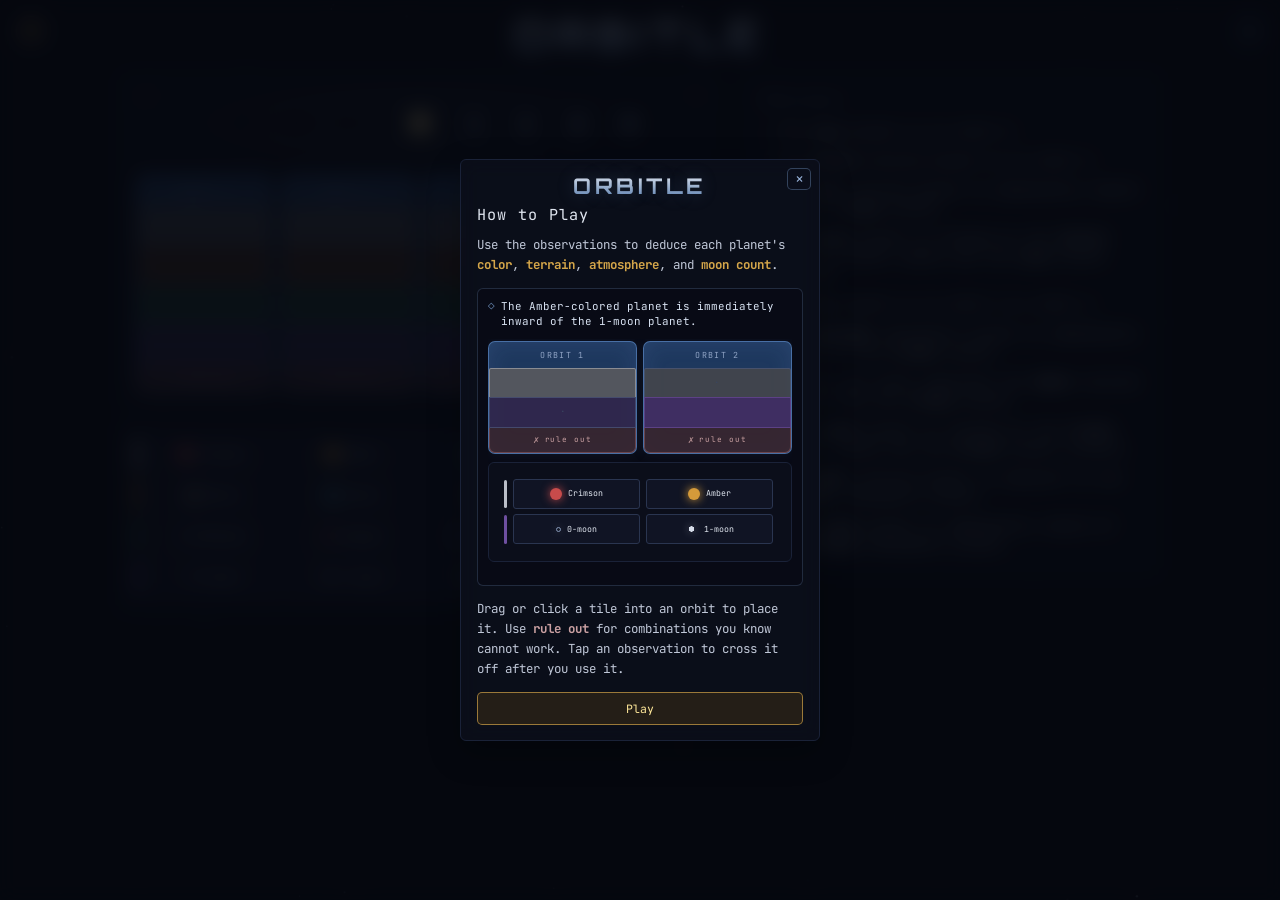
<file: index.html>
<!DOCTYPE html>
<html lang="en">
<head>
<!-- Google tag (gtag.js) -->
<script async src="https://www.googletagmanager.com/gtag/js?id=G-MZGWZDDHFG"></script>
<script>
  window.dataLayer = window.dataLayer || [];
  function gtag(){dataLayer.push(arguments);}
  gtag('js', new Date());

  gtag('config', 'G-MZGWZDDHFG');
</script>
  <meta charset="UTF-8" />
  <meta name="viewport" content="width=device-width, initial-scale=1, user-scalable=no" />
  <title>Orbitle</title>
  <meta name="description" content="Play Orbitle, a space-themed logic puzzle game where you use observations to deduce each planet's orbit, color, type, atmosphere, and moon count." />
  <meta name="keywords" content="Orbitle, logic puzzle, deduction game, space puzzle, planet puzzle, browser game" />
  <meta name="author" content="Orbitle" />
  <meta name="robots" content="index, follow" />
  <link rel="canonical" href="https://orbitle.app/" />
  <meta name="theme-color" content="#06080f" />

  <meta property="og:type" content="website" />
  <meta property="og:url" content="https://orbitle.app/" />
  <meta property="og:title" content="Orbitle - A game of celestial deduction" />
  <meta property="og:description" content="Use clues to chart a hidden star system in this space-themed logic puzzle." />
  <meta property="og:site_name" content="Orbitle" />

  <meta name="twitter:card" content="summary" />
  <meta name="twitter:title" content="Orbitle - A game of celestial deduction" />
  <meta name="twitter:description" content="Use clues to chart a hidden star system in this space-themed logic puzzle." />

  <link rel="icon" href="data:image/svg+xml,%3Csvg xmlns='http://www.w3.org/2000/svg' viewBox='0 0 64 64'%3E%3Crect width='64' height='64' rx='12' fill='%2306080f'/%3E%3Ccircle cx='32' cy='32' r='8' fill='none' stroke='%23c84b4b' stroke-width='4'/%3E%3Ccircle cx='32' cy='32' r='15' fill='none' stroke='%23d49a3a' stroke-width='4'/%3E%3Ccircle cx='32' cy='32' r='22' fill='none' stroke='%233aa89a' stroke-width='4'/%3E%3Ccircle cx='32' cy='32' r='29' fill='none' stroke='%239a6bb8' stroke-width='4'/%3E%3C/svg%3E" />
  <link rel="stylesheet" href="orbitle.css" />
  <script type="application/ld+json">
    {
      "@context": "https://schema.org",
      "@type": "Game",
      "name": "Orbitle",
      "url": "https://orbitle.app/",
      "description": "A space-themed logic puzzle game where players use observations to deduce each planet's orbit, color, type, atmosphere, and moon count.",
      "genre": ["Logic puzzle", "Deduction game"],
      "applicationCategory": "Game",
      "operatingSystem": "Any",
      "inLanguage": "en"
    }
  </script>
</head>
<body>
  <canvas id="starfield" style="position:fixed;inset:0;z-index:0;pointer-events:none;"></canvas>
  <div id="app"></div>
  <div id="drag-ghost" class="orbit-tile drag-ghost" style="display:none;position:fixed;pointer-events:none;z-index:100;transform:translate(-50%,-50%);"></div>
  <script src="orbitle.js"></script>
</body>
</html>
</file>
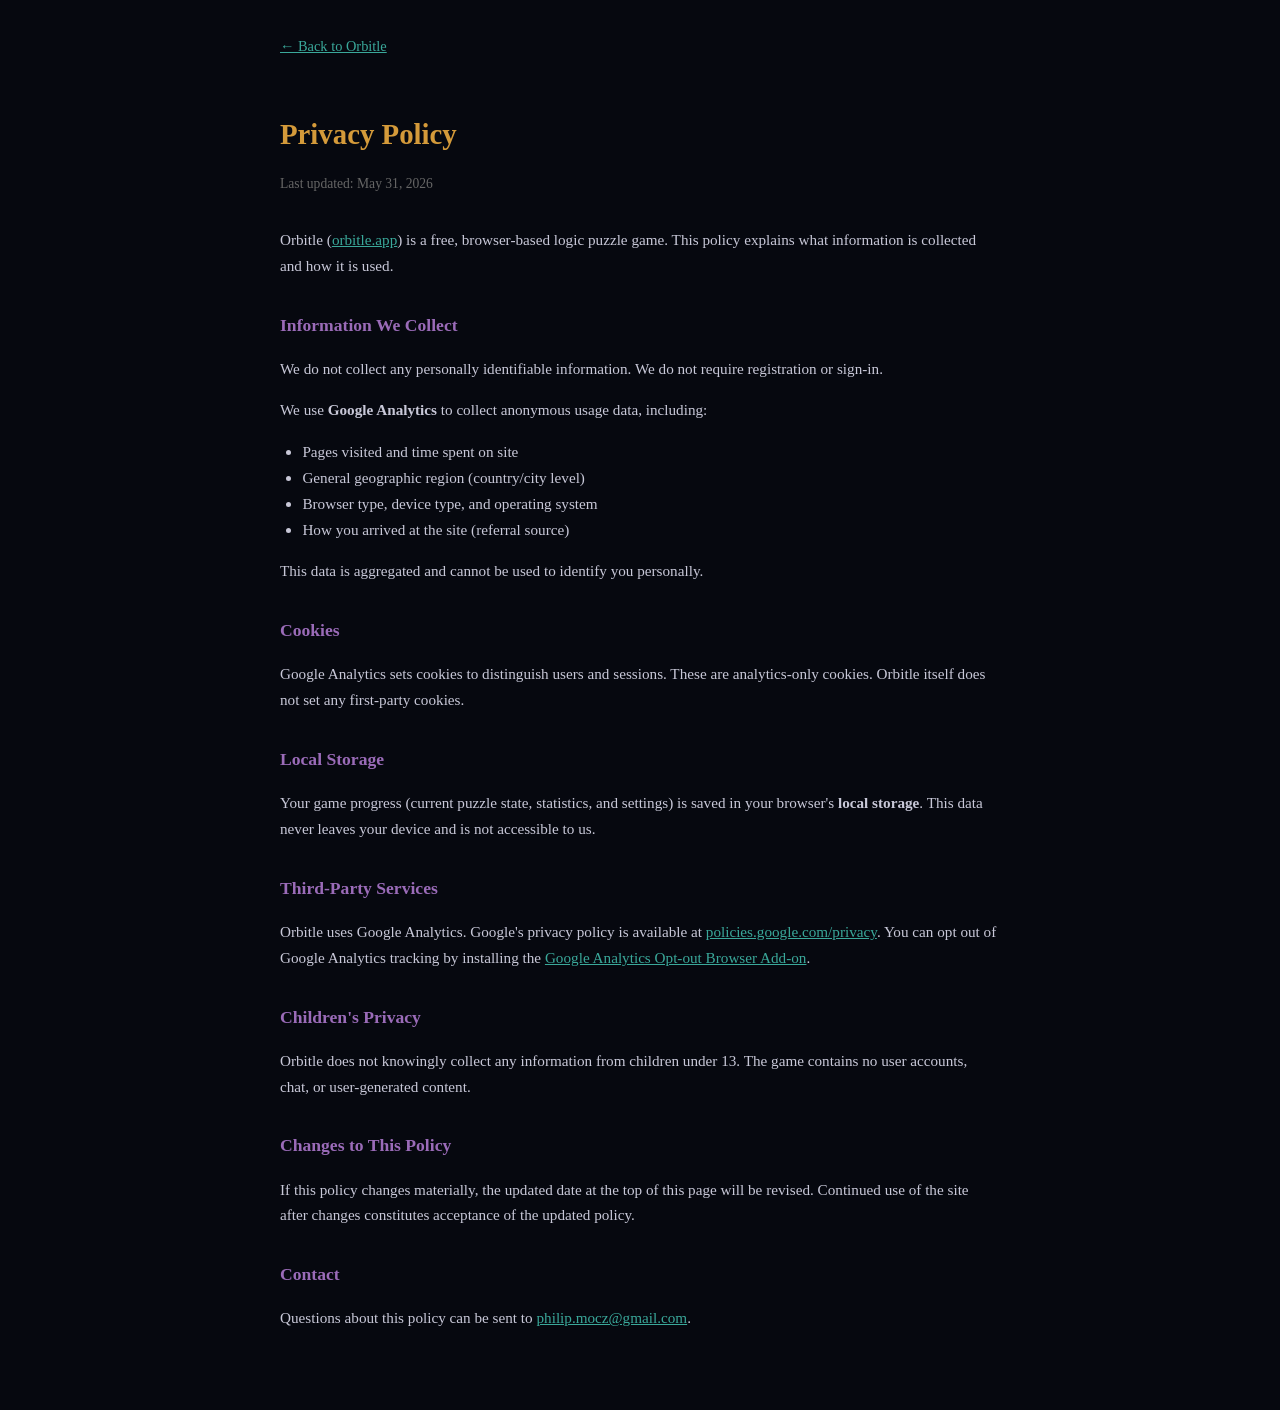
<file: privacy.html>
<!DOCTYPE html>
<html lang="en">
<head>
  <meta charset="UTF-8" />
  <meta name="viewport" content="width=device-width, initial-scale=1" />
  <title>Privacy Policy – Orbitle</title>
  <meta name="robots" content="index, follow" />
  <link rel="canonical" href="https://orbitle.app/privacy.html" />
  <link rel="icon" href="data:image/svg+xml,%3Csvg xmlns='http://www.w3.org/2000/svg' viewBox='0 0 64 64'%3E%3Crect width='64' height='64' rx='12' fill='%2306080f'/%3E%3Ccircle cx='32' cy='32' r='8' fill='none' stroke='%23c84b4b' stroke-width='4'/%3E%3Ccircle cx='32' cy='32' r='15' fill='none' stroke='%23d49a3a' stroke-width='4'/%3E%3Ccircle cx='32' cy='32' r='22' fill='none' stroke='%233aa89a' stroke-width='4'/%3E%3Ccircle cx='32' cy='32' r='29' fill='none' stroke='%239a6bb8' stroke-width='4'/%3E%3C/svg%3E" />
  <style>
    body {
      background: #06080f;
      color: #c8c8d8;
      font-family: Georgia, serif;
      max-width: 720px;
      margin: 0 auto;
      padding: 2rem 1.5rem 4rem;
      line-height: 1.7;
    }
    h1 { color: #d49a3a; font-size: 1.8rem; margin-bottom: 0.25rem; }
    h2 { color: #9a6bb8; font-size: 1.1rem; margin-top: 2rem; }
    a { color: #3aa89a; }
    p, li { font-size: 0.95rem; }
    ul { padding-left: 1.4rem; }
    .back { display: inline-block; margin-bottom: 2rem; font-size: 0.9rem; }
    .updated { color: #666; font-size: 0.85rem; margin-bottom: 2rem; }
  </style>
</head>
<body>
  <a class="back" href="/">&#8592; Back to Orbitle</a>
  <h1>Privacy Policy</h1>
  <p class="updated">Last updated: May 31, 2026</p>

  <p>
    Orbitle (<a href="https://orbitle.app/">orbitle.app</a>) is a free, browser-based logic puzzle game.
    This policy explains what information is collected and how it is used.
  </p>

  <h2>Information We Collect</h2>
  <p>We do not collect any personally identifiable information. We do not require registration or sign-in.</p>
  <p>We use <strong>Google Analytics</strong> to collect anonymous usage data, including:</p>
  <ul>
    <li>Pages visited and time spent on site</li>
    <li>General geographic region (country/city level)</li>
    <li>Browser type, device type, and operating system</li>
    <li>How you arrived at the site (referral source)</li>
  </ul>
  <p>This data is aggregated and cannot be used to identify you personally.</p>

  <h2>Cookies</h2>
  <p>
    Google Analytics sets cookies to distinguish users and sessions. These are analytics-only cookies.
    Orbitle itself does not set any first-party cookies.
  </p>

  <h2>Local Storage</h2>
  <p>
    Your game progress (current puzzle state, statistics, and settings) is saved in your browser's
    <strong>local storage</strong>. This data never leaves your device and is not accessible to us.
  </p>

  <h2>Third-Party Services</h2>
  <p>
    Orbitle uses Google Analytics. Google's privacy policy is available at
    <a href="https://policies.google.com/privacy" target="_blank" rel="noopener">policies.google.com/privacy</a>.
    You can opt out of Google Analytics tracking by installing the
    <a href="https://tools.google.com/dlpage/gaoptout" target="_blank" rel="noopener">Google Analytics Opt-out Browser Add-on</a>.
  </p>

  <h2>Children's Privacy</h2>
  <p>
    Orbitle does not knowingly collect any information from children under 13. The game contains no
    user accounts, chat, or user-generated content.
  </p>

  <h2>Changes to This Policy</h2>
  <p>
    If this policy changes materially, the updated date at the top of this page will be revised.
    Continued use of the site after changes constitutes acceptance of the updated policy.
  </p>

  <h2>Contact</h2>
  <p>
    Questions about this policy can be sent to
    <a href="mailto:philip.mocz@gmail.com">philip.mocz@gmail.com</a>.
  </p>
</body>
</html>
</file>
<file: orbitle.css>
@import url('https://fonts.googleapis.com/css2?family=Cormorant+Garamond:ital,wght@0,400;0,500;0,600;1,400;1,500&family=JetBrains+Mono:wght@300;400;500;700&family=Orbitron:wght@500;600;700&display=swap');

* { box-sizing: border-box; margin: 0; padding: 0; }

html {
  font-size: 100%;
  --cat-color: rgba(230, 235, 245, 0.8);
  --cat-planet: rgba(214, 142, 58, 0.85);
  --cat-atmosphere: rgba(70, 150, 108, 0.85);
  --cat-moons: rgba(128, 92, 184, 0.85);
}

body, html {
  background: #06080f;
  color: #e0e6f0;
  font-family: 'JetBrains Mono', monospace;
  min-height: 100vh;
  overflow-x: hidden;
  user-select: none;
  padding-top: env(safe-area-inset-top);
  padding-bottom: env(safe-area-inset-bottom);
}

body.orbit-modal-open,
html:has(body.orbit-modal-open) {
  overflow: hidden;
}

.orbit-root {
  position: relative;
  z-index: 1;
  min-height: 100vh;
  padding: 1rem 1rem 2.5rem;
  display: flex;
  flex-direction: column;
  align-items: center;
}

/* ── Header ── */
.orbit-header {
  text-align: center;
  margin-bottom: 1rem;
}

.orbit-title {
  font-family: 'Orbitron', 'JetBrains Mono', monospace;
  font-size: clamp(1.65rem, 4.6vw, 2.55rem);
  font-weight: 700;
  font-style: normal;
  letter-spacing: 0.16em;
  line-height: 1;
  text-transform: uppercase;
  background: linear-gradient(180deg, #e0e6f0 0%, #6b8cb8 100%);
  -webkit-background-clip: text;
  -webkit-text-fill-color: transparent;
  background-clip: text;
  text-shadow: 0 0 18px rgba(107, 140, 184, 0.28);
}

.orbit-subtitle {
  font-size: 0.6rem;
  letter-spacing: 0.4em;
  text-transform: uppercase;
  color: #8fa3c4;
  font-weight: 300;
  margin-top: 0.4rem;
}

.orbit-divider {
  width: 50px;
  height: 1px;
  background: linear-gradient(90deg, transparent, #6b8cb8, transparent);
  margin: 0.55rem auto 0.45rem;
}

/* ── Top Popups ── */
.orbit-top-buttons {
  position: absolute;
  top: 1rem;
  z-index: 20;
  display: flex;
  gap: 0.45rem;
}

.orbit-top-buttons.left { left: 1rem; }
.orbit-top-buttons.right { right: 1rem; }

.orbit-top-button {
  width: 30px;
  height: 30px;
  border: 1px solid rgba(107, 140, 184, 0.5);
  border-radius: 50%;
  background: rgba(12, 16, 28, 0.82);
  color: #9cb8df;
  font-size: 0.9rem;
  line-height: 1;
  cursor: pointer;
  font-family: 'JetBrains Mono', monospace;
  font-weight: 700;
  backdrop-filter: blur(8px);
  box-shadow: 0 0 14px rgba(74, 118, 180, 0.14);
  transition: all 0.15s ease;
}

.orbit-top-button:hover,
.orbit-top-button.active {
  border-color: rgba(212, 166, 74, 0.7);
  color: #ffe89a;
  background: rgba(42, 34, 24, 0.88);
}

.orbit-modal {
  position: fixed;
  inset: 0;
  z-index: 30;
  display: flex;
  align-items: center;
  justify-content: center;
  padding: 1.25rem;
  background: rgba(6, 8, 15, 0.82);
  backdrop-filter: blur(10px);
}

.orbit-modal-card {
  position: relative;
  max-height: calc(100vh - 2.5rem);
  overflow: auto;
}

.orbit-popup {
  width: min(360px, calc(100vw - 2rem));
  padding: 0.9rem 1rem;
  border: 1px solid #1a2238;
  border-radius: 6px;
  background: rgba(12, 16, 28, 0.85);
  backdrop-filter: blur(10px);
  box-shadow: 0 12px 32px rgba(0, 0, 0, 0.28);
  font-size: 0.78rem;
  line-height: 1.6;
  color: #c0c8d8;
}

.orbit-popup-close {
  position: absolute;
  top: 0.45rem;
  right: 0.5rem;
  width: 24px;
  height: 22px;
  border: 1px solid rgba(107, 140, 184, 0.42);
  border-radius: 5px;
  background: rgba(12, 16, 28, 0.72);
  color: #9cb8df;
  cursor: pointer;
  font-family: 'JetBrains Mono', monospace;
  font-size: 0.95rem;
  line-height: 1;
}

.orbit-popup-close:hover {
  border-color: rgba(212, 166, 74, 0.68);
  color: #ffe89a;
  background: rgba(42, 34, 24, 0.82);
}

.orbit-help-content strong { color: #d4a64a; }

.orbit-help-content .orbit-help-ruleout-text {
  color: #c9a0a2;
}

.orbit-help-brand {
  font-family: 'Orbitron', 'JetBrains Mono', monospace;
  font-size: 1.35rem;
  font-weight: 700;
  letter-spacing: 0.16em;
  line-height: 1;
  text-transform: uppercase;
  text-align: center;
  background: linear-gradient(180deg, #e0e6f0 0%, #6b8cb8 100%);
  -webkit-background-clip: text;
  -webkit-text-fill-color: transparent;
  background-clip: text;
  text-shadow: 0 0 18px rgba(107, 140, 184, 0.28);
  margin-bottom: 0.45rem;
}

.orbit-help-title {
  color: #e0e6f0;
  font-size: 0.95rem;
  letter-spacing: 0.08em;
  margin-bottom: 0.45rem;
}

.orbit-help-copy {
  color: #c0c8d8;
}

.orbit-help-start {
  width: 100%;
  margin-top: 0.85rem;
  padding: 0.5rem 0.7rem;
  border: 1px solid rgba(212, 166, 74, 0.68);
  border-radius: 5px;
  background: rgba(42, 34, 24, 0.84);
  color: #ffe89a;
  cursor: pointer;
  font-family: 'JetBrains Mono', monospace;
  font-size: 0.72rem;
}

.orbit-help-start:hover {
  background: rgba(58, 45, 25, 0.92);
  box-shadow: 0 0 14px rgba(212, 166, 74, 0.14);
}

.orbit-help-graphic {
  margin: 0.8rem 0;
  padding: 0.65rem;
  border: 1px solid rgba(107, 140, 184, 0.25);
  border-radius: 6px;
  background: rgba(6, 8, 15, 0.35);
}

.orbit-help-clue {
  padding-left: 0.8rem;
  color: #d8e2f2;
  font-size: 0.68rem;
  line-height: 1.35;
  position: relative;
}

.orbit-help-clue::before {
  content: "◇";
  position: absolute;
  left: 0;
  color: #6b8cb8;
}

.orbit-help-demo {
  position: relative;
  display: grid;
  gap: 0.45rem;
  margin-top: 0.65rem;
  overflow: hidden;
  padding-top: 0.15rem;
}

.orbit-help-demo .orbit-columns {
  grid-template-columns: repeat(2, minmax(0, 1fr));
  gap: 0.4rem;
}

.orbit-help-demo .orbit-column {
  padding: 0.35rem;
  border-radius: 7px;
  cursor: default;
}

.orbit-help-demo .orbit-header-cell {
  padding: 0.1rem 0.1rem 0.35rem;
  font-size: 0.52rem;
  letter-spacing: 0.16em;
}

.orbit-help-demo .orbit-column-values {
  grid-template-rows: repeat(2, minmax(30px, auto));
  margin-inline: -0.35rem;
}

.orbit-help-demo .orbit-cell {
  min-height: 30px;
  padding: 0.35rem 0.2rem;
  font-size: 0.58rem;
}

.orbit-help-demo .orbit-strike-drop {
  margin: -1px -0.35rem -0.35rem;
  padding: 0.28rem 0.2rem;
  color: #c9a0a2;
  font-size: 0.48rem;
  pointer-events: none;
}

.orbit-help-demo .orbit-strike-drop::before {
  color: #c9a0a2;
}

.orbit-help-picker {
  max-width: none;
  margin-bottom: 0;
  padding: 0.45rem;
  border-color: rgba(26, 34, 56, 0.95);
}

.orbit-help-demo .orbit-tile-tray {
  gap: 0.04rem;
}

.orbit-help-demo .orbit-tile-row {
  padding: 0.14rem 0.2rem 0.14rem 0.55rem;
}

.orbit-help-demo .orbit-tile-row::before {
  top: 0.18rem;
  bottom: 0.18rem;
  width: 3px;
}

.orbit-help-demo .orbit-options {
  grid-template-columns: repeat(2, minmax(0, 1fr));
  gap: 0.35rem;
}

.orbit-help-demo .orbit-option {
  min-height: 30px;
  padding: 0.36rem 0.35rem;
  font-size: 0.52rem;
  cursor: default;
}

.orbit-help-board {
  display: grid;
  grid-template-columns: repeat(2, minmax(0, 1fr));
  gap: 0.35rem;
}

.orbit-help-drag {
  position: absolute;
  z-index: 2;
  width: 86px;
  height: 30px;
  display: flex;
  align-items: center;
  justify-content: center;
  border: 1px solid rgba(107, 140, 184, 0.52);
  border-radius: 5px;
  color: #f1f5fb;
  font-size: 0.52rem;
  background: rgba(18, 25, 43, 0.96);
  box-shadow: 0 8px 18px rgba(0, 0, 0, 0.24), 0 0 12px rgba(107, 140, 184, 0.22);
  opacity: 0;
  pointer-events: none;
  will-change: left, top, transform, opacity;
}

.orbit-help-drag-amber {
  left: calc(50% + 6px);
  top: 116px;
  animation: orbitHelpDragAmber 5.6s ease-in-out infinite;
}

.orbit-help-drag-moon {
  left: calc(50% + 6px);
  top: 146px;
  animation: orbitHelpDragMoon 5.6s ease-in-out infinite;
}

.orbit-help-fill-amber,
.orbit-help-fill-moon {
  animation-duration: 5.6s;
  animation-iteration-count: infinite;
  animation-timing-function: ease-in-out;
}

.orbit-help-fill-amber .orbit-tile-content,
.orbit-help-fill-moon .orbit-tile-content {
  opacity: 0;
  animation-duration: 5.6s;
  animation-iteration-count: infinite;
  animation-timing-function: ease-in-out;
}

.orbit-help-fill-amber {
  animation-name: orbitHelpFillAmber;
}

.orbit-help-fill-amber .orbit-tile-content {
  animation-name: orbitHelpContentAmber;
}

.orbit-help-fill-moon {
  animation-name: orbitHelpFillMoon;
}

.orbit-help-fill-moon .orbit-tile-content {
  animation-name: orbitHelpContentMoon;
}

@keyframes orbitHelpDragAmber {
  0%, 8% {
    opacity: 0;
    left: calc(50% + 6px);
    top: 116px;
    transform: scale(0.96);
  }
  14%, 33% {
    opacity: 1;
    left: calc(50% + 6px);
    top: 116px;
    transform: scale(1);
  }
  48% {
    opacity: 1;
    left: calc(25% - 43px);
    top: 24px;
    transform: scale(1);
  }
  52%, 100% {
    opacity: 0;
    left: calc(25% - 43px);
    top: 24px;
    transform: scale(0.96);
  }
}

@keyframes orbitHelpDragMoon {
  0%, 58% {
    opacity: 0;
    left: calc(50% + 6px);
    top: 146px;
    transform: scale(0.96);
  }
  64%, 73% {
    opacity: 1;
    left: calc(50% + 6px);
    top: 146px;
    transform: scale(1);
  }
  83% {
    opacity: 1;
    left: calc(75% - 43px);
    top: 54px;
    transform: scale(1);
  }
  87%, 100% {
    opacity: 0;
    left: calc(75% - 43px);
    top: 54px;
    transform: scale(0.96);
  }
}

@keyframes orbitHelpFillAmber {
  0%, 48% {
    border-color: rgba(74, 88, 122, 0.7);
    background: rgba(68, 70, 76, 0.9);
  }
  52%, 98% {
    border-color: rgba(245, 247, 252, 0.34);
    background: rgba(86, 88, 94, 0.96);
  }
  100% {
    border-color: rgba(74, 88, 122, 0.7);
    background: rgba(68, 70, 76, 0.9);
  }
}

@keyframes orbitHelpFillMoon {
  0%, 83% {
    border-color: rgba(74, 88, 122, 0.7);
    background: rgba(49, 38, 76, 0.9);
  }
  87%, 98% {
    border-color: rgba(128, 92, 184, 0.42);
    background: rgba(65, 46, 98, 0.92);
  }
  100% {
    border-color: rgba(74, 88, 122, 0.7);
    background: rgba(49, 38, 76, 0.9);
  }
}

@keyframes orbitHelpContentAmber {
  0%, 48% {
    opacity: 0;
  }
  52%, 98% {
    opacity: 1;
  }
  100% {
    opacity: 0;
  }
}

@keyframes orbitHelpContentMoon {
  0%, 83% {
    opacity: 0;
  }
  87%, 98% {
    opacity: 1;
  }
  100% {
    opacity: 0;
  }
}

.orbit-help-picker-amber {
  animation: orbitHelpPickerAmber 5.6s ease-in-out infinite;
}

.orbit-help-picker-moon {
  animation: orbitHelpPickerMoon 5.6s ease-in-out infinite;
}

@keyframes orbitHelpPickerAmber {
  0%, 48% { opacity: 1; filter: none; }
  52%, 98% { opacity: 0.42; filter: grayscale(1); }
  100%     { opacity: 1; filter: none; }
}

@keyframes orbitHelpPickerMoon {
  0%, 83% { opacity: 1; filter: none; }
  87%, 98% { opacity: 0.42; filter: grayscale(1); }
  100%     { opacity: 1; filter: none; }
}

.orbit-info-title {
  font-family: 'JetBrains Mono', monospace;
  font-size: 1rem;
  letter-spacing: 0.04em;
  color: #e0e6f0;
}

.orbit-info-subtitle {
  color: #9cb8df;
  margin-top: 0.25rem;
}

.orbit-info-stat {
  display: flex;
  justify-content: space-between;
  align-items: center;
  gap: 1rem;
  margin-top: 0.85rem;
  padding: 0.55rem 0.65rem;
  border: 1px solid rgba(107, 140, 184, 0.28);
  border-radius: 5px;
  background: rgba(12, 16, 28, 0.45);
  color: #8fa3c4;
  font-size: 0.72rem;
}

.orbit-info-stat strong {
  color: #ffe89a;
  font-size: 0.82rem;
}

.orbit-info-share {
  margin-top: 0.85rem;
  padding: 0.45rem 0.7rem;
  border: 1px solid rgba(107, 140, 184, 0.45);
  border-radius: 5px;
  background: rgba(26, 34, 56, 0.8);
  color: #d8e2f2;
  cursor: pointer;
  font-family: 'JetBrains Mono', monospace;
  font-size: 0.72rem;
}

.orbit-info-share:hover {
  border-color: rgba(212, 166, 74, 0.68);
  color: #ffe89a;
}

.orbit-info-share.copied {
  border-color: rgba(92, 184, 130, 0.68);
  color: #c8f1d6;
}

.orbit-info-copy {
  margin-top: 1.25rem;
  padding-top: 0.75rem;
  border-top: 1px solid rgba(107, 140, 184, 0.22);
  color: #7f8faa;
  font-size: 0.7rem;
}

/* ── Loading ── */
.orbit-rollover-banner {
  width: 100%;
  max-width: 600px;
  margin: 0 auto 0.75rem;
  padding: 0.55rem 1rem;
  background: rgba(88, 52, 58, 0.85);
  border: 1px solid #dfb7b9;
  border-radius: 4px;
  color: #f4dcdc;
  font-family: 'JetBrains Mono', monospace;
  font-size: 0.72rem;
  display: flex;
  align-items: center;
  justify-content: space-between;
  gap: 1rem;
}

.orbit-rollover-btn {
  flex-shrink: 0;
  padding: 0.3rem 0.75rem;
  border: 1px solid #dfb7b9;
  border-radius: 3px;
  background: transparent;
  color: #f4dcdc;
  font-family: 'JetBrains Mono', monospace;
  font-size: 0.72rem;
  cursor: pointer;
  letter-spacing: 0.04em;
}

.orbit-rollover-btn:hover {
  background: rgba(154, 102, 106, 0.35);
}

.orbit-loading {
  font-family: 'Cormorant Garamond', serif;
  font-style: italic;
  color: #6b8cb8;
  padding: 4rem 0;
  font-size: 1.1rem;
  letter-spacing: 0.05em;
}

/* ── Clues ── */
.orbit-game-layout,
.orbit-play-area {
  width: 100%;
  max-width: 600px;
}

.orbit-clues {
  width: 100%;
  max-width: 600px;
  padding: 1rem 1.2rem;
  border: 1px solid #1a2238;
  border-radius: 6px;
  background: rgba(12, 16, 28, 0.7);
  backdrop-filter: blur(8px);
  margin-bottom: 1.2rem;
  display: flex;
  flex-direction: column;
}

.orbit-clues-header {
  font-family: 'Cormorant Garamond', serif;
  font-style: italic;
  font-size: 0.95rem;
  color: #9cb8df;
  margin-bottom: 0.6rem;
  letter-spacing: 0.05em;
}

.orbit-clue {
  font-size: 0.8rem;
  line-height: 1.5;
  color: #c0c8d8;
  padding: 0.3rem 0 0.3rem 1.1rem;
  position: relative;
  cursor: pointer;
  transition: all 0.18s ease;
  user-select: none;
  border-radius: 3px;
}

.orbit-clue:hover { color: #e0e6f0; background: rgba(40, 50, 80, 0.25); }

.orbit-clue-tile {
  font-weight: 700;
  color: #e0e6f0;
}

.orbit-clue.crossed .orbit-clue-tile,
.orbit-clue.crossed:hover .orbit-clue-tile {
  color: inherit;
}

.orbit-clue::before {
  content: "◇";
  position: absolute;
  left: 0;
  color: #6b8cb8;
  font-size: 0.7rem;
  top: 0.45rem;
}

.orbit-clue.crossed {
  order: 1;
  color: #4a5468;
  text-decoration: line-through;
  text-decoration-color: #6b8cb8;
  text-decoration-thickness: 1px;
}

.orbit-clue.crossed::before { color: #2a3550; }
.orbit-clue.crossed:hover { color: #5a6478; }

/* ── Board ── */
.orbit-board {
  width: 100%;
  max-width: 600px;
  margin-bottom: 0.65rem;
  padding: 0.4rem 1rem 1rem;
  border: 1px solid #1a2238;
  border-radius: 6px;
  background: rgba(12, 16, 28, 0.7);
  backdrop-filter: blur(8px);
  position: relative;
  overflow: hidden;
  user-select: none;
}

.orbit-board-icon {
  position: absolute;
  top: 0.55rem;
  z-index: 2;
  width: 28px;
  height: 28px;
  border: 1px solid rgba(107, 140, 184, 0.45);
  border-radius: 50%;
  background: rgba(12, 16, 28, 0.72);
  color: #8fa3c4;
  cursor: pointer;
  line-height: 1;
  display: flex;
  align-items: center;
  justify-content: center;
  transition: all 0.15s ease;
}

.orbit-board-icon--left  { left:  0.65rem; }
.orbit-board-icon--right { right: 0.65rem; }

.orbit-board-icon:disabled,
.orbit-board-icon.disabled {
  opacity: 0.25;
  cursor: default;
  pointer-events: none;
}

.orbit-board-symbol {
  width: 15px;
  height: 15px;
  display: block;
  transform: translate(0.75px, 0.2px);
  fill: none;
  stroke: currentColor;
  stroke-width: 1.8;
  stroke-linecap: round;
  stroke-linejoin: round;
}

.orbit-board-icon:hover {
  border-color: rgba(212, 166, 74, 0.68);
  color: #ffe89a;
  background: rgba(42, 34, 24, 0.82);
}

.orbit-columns {
  display: grid;
  grid-template-columns: repeat(4, minmax(0, 1fr));
  gap: 0.55rem;
}

.orbit-system {
  display: block;
  width: 100%;
  height: 86px;
  margin-bottom: 0.55rem;
  overflow: visible;
  pointer-events: none;
}

.orbit-system-ring {
  fill: none;
  stroke: rgba(143, 177, 222, 0.42);
  stroke-width: 1;
}

.orbit-system-star-glow {
  fill: rgba(255, 232, 152, 0.18);
}

.orbit-system-star {
  fill: #ffe89a;
  filter: drop-shadow(0 0 9px rgba(255, 232, 152, 0.68));
}

.orbit-system-glow {
  fill: rgba(107, 140, 184, 0.16);
  opacity: 0.35;
}

.orbit-system-planet {
  stroke: rgba(224, 230, 240, 0.72);
  stroke-width: 0.8;
  filter: drop-shadow(0 0 5px rgba(224, 230, 240, 0.22));
}

.orbit-system-texture {
  fill: none;
  opacity: 0.94;
  pointer-events: none;
  stroke-linecap: round;
  stroke-linejoin: round;
}

.orbit-system-texture.spot {
  fill: currentColor;
  stroke: none;
  opacity: 0.78;
}

.orbit-system-planet-group.planet-rocky .orbit-system-planet { filter: drop-shadow(0 0 5px rgba(183, 170, 146, 0.42)); }
.orbit-system-planet-group.planet-ocean .orbit-system-planet { filter: drop-shadow(0 0 6px rgba(72, 183, 220, 0.52)); }
.orbit-system-planet-group.planet-ice .orbit-system-planet { filter: drop-shadow(0 0 7px rgba(216, 244, 255, 0.58)); }
.orbit-system-planet-group.planet-lava .orbit-system-planet { filter: drop-shadow(0 0 8px rgba(232, 90, 46, 0.68)); }

.orbit-system-planet-group.planet-rocky .orbit-system-texture {
  color: rgba(245, 229, 190, 0.95);
  stroke: currentColor;
  stroke-width: 1.2;
}

.orbit-system-planet-group.planet-ocean .orbit-system-texture {
  color: rgba(185, 244, 255, 0.98);
  stroke: currentColor;
  stroke-width: 1.15;
}

.orbit-system-planet-group.planet-ice .orbit-system-texture {
  color: rgba(255, 255, 255, 0.95);
  stroke: currentColor;
  stroke-width: 1.1;
}

.orbit-system-planet-group.planet-lava .orbit-system-texture {
  color: rgba(255, 206, 88, 0.95);
  stroke: currentColor;
  stroke-width: 1.35;
  filter: drop-shadow(0 0 2px rgba(255, 116, 48, 0.8));
}

.orbit-system-planet-group.atmosphere-methane .orbit-system-glow { fill: rgba(155, 166, 181, 0.3); opacity: 0.8; }
.orbit-system-planet-group.atmosphere-oxygen .orbit-system-glow { fill: rgba(255, 107, 107, 0.3); opacity: 0.8; }
.orbit-system-planet-group.atmosphere-nitrogen .orbit-system-glow { fill: rgba(120, 168, 255, 0.3); opacity: 0.8; }
.orbit-system-planet-group.atmosphere-hydrogen .orbit-system-glow { fill: rgba(245, 247, 251, 0.28); opacity: 0.8; }

.orbit-system-moon {
  fill: #d7deea;
  filter: drop-shadow(0 0 3px rgba(215, 222, 234, 0.5));
}

.orbit-system-label {
  fill: rgba(180, 197, 224, 0.78);
  font-family: 'JetBrains Mono', monospace;
  font-size: 11px;
  text-anchor: middle;
}

.orbit-column {
  min-width: 0;
  padding: 0.45rem;
  border: 1px solid rgba(112, 164, 230, 0.52);
  border-radius: 8px;
  background: rgba(34, 61, 102, 0.9);
  box-shadow: inset 0 0 22px rgba(112, 164, 230, 0.14), 0 0 14px rgba(74, 118, 180, 0.1);
  cursor: pointer;
  touch-action: manipulation;
  transition: all 0.15s;
}

.orbit-column:hover {
  border-color: rgba(136, 186, 245, 0.68);
  background: rgba(40, 70, 114, 0.94);
}

.orbit-column.selected {
  border-color: rgba(212, 166, 74, 0.72);
  background: rgba(76, 62, 36, 0.9);
  box-shadow: inset 0 0 0 1px rgba(212, 166, 74, 0.22), 0 0 22px rgba(212, 166, 74, 0.16);
}

.orbit-column.drag-over {
  border-color: #d4a64a;
  background: rgba(82, 66, 38, 0.92);
  box-shadow: inset 0 0 0 1px rgba(212, 166, 74, 0.34), 0 0 18px rgba(212, 166, 74, 0.16);
}

.orbit-header-cell {
  font-size: 0.6rem;
  letter-spacing: 0.2em;
  text-transform: uppercase;
  color: #8fa3c4;
  text-align: center;
  font-weight: 400;
  padding: 0.15rem 0.1rem 0.45rem;
}

.orbit-column.selected .orbit-header-cell,
.orbit-column.drag-over .orbit-header-cell {
  color: #d4a64a;
}

.orbit-column-values {
  display: grid;
  grid-template-rows: repeat(4, minmax(40px, auto));
  gap: 0;
  margin-inline: -0.45rem;
}

.orbit-cell {
  padding: 0.55rem 0.3rem;
  border: 1px solid rgba(92, 122, 170, 0.58);
  border-radius: 2px;
  background: rgba(32, 44, 72, 0.9);
  transition: all 0.15s;
  min-height: 40px;
  display: flex;
  flex-direction: column;
  align-items: center;
  justify-content: center;
  font-size: 0.78rem;
  color: #e0e6f0;
  position: relative;
}

.orbit-cell + .orbit-cell {
  margin-top: -1px;
}

.orbit-cell:first-child {
  border-radius: 2px 2px 0 0;
}

.orbit-cell:not(:first-child):not(:last-child) {
  border-radius: 0;
}

.orbit-cell:last-child {
  border-radius: 0;
}

.orbit-cell.color {
  border-color: rgba(245, 247, 252, 0.34);
  background: rgba(86, 88, 94, 0.96);
}

.orbit-cell.planet {
  border-color: rgba(214, 142, 58, 0.42);
  background: rgba(92, 58, 30, 0.96);
}

.orbit-cell.atmosphere {
  border-color: rgba(70, 150, 108, 0.42);
  background: rgba(32, 78, 58, 0.96);
}

.orbit-cell.moons {
  border-color: rgba(128, 92, 184, 0.42);
  background: rgba(65, 46, 98, 0.96);
}

.orbit-cell.empty {
  border-color: rgba(74, 88, 122, 0.7);
  color: #3a4560;
}

.orbit-cell.empty.color {
  background: rgba(68, 70, 76, 0.9);
}

.orbit-cell.empty.planet {
  background: rgba(68, 45, 30, 0.9);
}

.orbit-cell.empty.atmosphere {
  background: rgba(28, 59, 47, 0.9);
}

.orbit-cell.empty.moons {
  background: rgba(49, 38, 76, 0.9);
}

.orbit-cell.strike-preview::before,
.orbit-cell.strike-preview::after {
  content: "";
  position: absolute;
  inset: 4px;
  pointer-events: none;
  z-index: 2;
}

.orbit-cell.strike-preview::before {
  background: linear-gradient(
    to bottom right,
    transparent calc(50% - 1px),
    rgba(164, 86, 90, 0.56) calc(50% - 1px),
    rgba(164, 86, 90, 0.56) calc(50% + 1px),
    transparent calc(50% + 1px)
  );
}

.orbit-cell.strike-preview::after {
  background: linear-gradient(
    to top right,
    transparent calc(50% - 1px),
    rgba(164, 86, 90, 0.56) calc(50% - 1px),
    rgba(164, 86, 90, 0.56) calc(50% + 1px),
    transparent calc(50% + 1px)
  );
}

.orbit-tile-content {
  display: flex;
  align-items: center;
  justify-content: center;
  gap: 6px;
  min-width: 0;
}

.orbit-tile-content span {
  white-space: nowrap;
}

.orbit-tile-icon {
  width: 12px;
  height: 12px;
  display: inline-block;
  flex-shrink: 0;
  position: relative;
}

.orbit-cell .orbit-tile-icon {
  width: 10px;
  height: 10px;
}

.orbit-tile-icon.color {
  border-radius: 50%;
}

.orbit-tile-icon.planet {
  width: 13px;
  height: 13px;
  border: 1px solid #8fb4e8;
  border-radius: 4px;
  background: transparent;
  box-shadow: 0 0 8px rgba(111, 153, 208, 0.42);
  overflow: hidden;
}

.orbit-tile-icon.planet-rocky {
  border-color: #b7aa92;
  background:
    radial-gradient(circle at 24% 30%, #b7aa92 0 1.2px, transparent 1.4px),
    radial-gradient(circle at 68% 68%, #b7aa92 0 1.4px, transparent 1.6px),
    linear-gradient(135deg, transparent 0 42%, #b7aa92 43% 50%, transparent 51%);
  box-shadow: 0 0 8px rgba(183, 170, 146, 0.42);
}

.orbit-tile-icon.planet-ocean {
  border-color: #72c7db;
  background:
    repeating-linear-gradient(165deg, #72c7db 0 1px, transparent 1px 4px);
  box-shadow: 0 0 8px rgba(72, 183, 220, 0.52);
}

.orbit-tile-icon.planet-ice {
  border-color: #d8f4ff;
  background:
    linear-gradient(45deg, transparent 0 43%, #d8f4ff 44% 49%, transparent 50%),
    linear-gradient(135deg, transparent 0 60%, #d8f4ff 61% 66%, transparent 67%);
  box-shadow: 0 0 9px rgba(216, 244, 255, 0.55);
}

.orbit-tile-icon.planet-lava {
  border-color: #ff9a4d;
  background:
    linear-gradient(105deg, transparent 0 35%, #ff9a4d 36% 44%, transparent 45%),
    linear-gradient(160deg, transparent 0 58%, #ff9a4d 59% 66%, transparent 67%);
  box-shadow: 0 0 10px rgba(232, 90, 46, 0.64);
}

.orbit-tile-icon.atmosphere {
  border: 1px solid rgba(92, 198, 218, 0.82);
  border-radius: 50%;
  box-shadow: 0 0 8px rgba(92, 198, 218, 0.38);
}

.orbit-tile-icon.atmosphere-ch {
  border-color: rgba(115, 127, 145, 0.9);
  box-shadow: 0 0 8px rgba(115, 127, 145, 0.42);
}

.orbit-tile-icon.atmosphere-h {
  border-color: rgba(245, 247, 251, 0.9);
  box-shadow: 0 0 8px rgba(245, 247, 251, 0.42);
}

.orbit-tile-icon.atmosphere-n {
  border-color: rgba(120, 168, 255, 0.9);
  box-shadow: 0 0 8px rgba(120, 168, 255, 0.42);
}

.orbit-tile-icon.atmosphere-o {
  border-color: rgba(255, 107, 107, 0.9);
  box-shadow: 0 0 8px rgba(255, 107, 107, 0.42);
}


.orbit-tile-icon.moons {
  width: 13px;
  background: none;
  filter: drop-shadow(0 0 4px rgba(215, 222, 234, 0.42));
}

.orbit-cell .orbit-tile-icon.moons {
  width: 12px;
}

.orbit-tile-icon.moons::before,
.orbit-tile-icon.moons::after {
  display: none;
}

.orbit-tile-icon.moons-1 {
  background:
    radial-gradient(circle at 50% 50%, #d7deea 0 2.6px, transparent 2.8px);
}

.orbit-tile-icon.moons.moons-0 {
  background: none;
  border: 1px solid rgba(143, 163, 196, 0.9);
  border-radius: 50%;
  width: 5px;
  height: 5px;
  aspect-ratio: 1;
}

.orbit-tile-icon.moons-2 {
  background:
    radial-gradient(circle at 28% 50%, #d7deea 0 2.4px, transparent 2.6px),
    radial-gradient(circle at 72% 50%, #8fa3c4 0 2.4px, transparent 2.6px);
}

.orbit-tile-icon.moons-3 {
  background:
    radial-gradient(circle at 50% 25%, #d7deea 0 2.2px, transparent 2.4px),
    radial-gradient(circle at 28% 70%, #8fa3c4 0 2.2px, transparent 2.4px),
    radial-gradient(circle at 72% 70%, #6b8cb8 0 2.2px, transparent 2.4px);
}

.orbit-cell-remove {
  position: absolute;
  top: 2px;
  right: 2px;
  width: 22px;
  height: 17px;
  border: 1px solid rgba(184, 90, 90, 0.55);
  border-radius: 5px;
  background: rgba(12, 16, 28, 0.9);
  color: #c98282;
  cursor: pointer;
  font-family: 'JetBrains Mono', monospace;
  font-size: 0.95rem;
  line-height: 13px;
  display: flex;
  align-items: center;
  justify-content: center;
  opacity: 0.75;
  transition: all 0.15s;
}

.orbit-cell-remove:hover {
  opacity: 1;
  color: #f0b0b0;
  border-color: #b85a5a;
  background: rgba(70, 30, 34, 0.95);
}

.orbit-cell-strikes {
  position: absolute;
  bottom: 2px;
  left: 2px;
  right: 2px;
  font-size: 0.62rem;
  color: #a87a7d;
  line-height: 1.05;
  text-align: center;
  letter-spacing: 0.05em;
  display: flex;
  flex-direction: column-reverse;
  align-items: center;
  gap: 1px;
}

.orbit-cell-strikes span {
  display: block;
}

.orbit-strike-drop {
  display: flex;
  align-items: center;
  justify-content: center;
  margin: -1px -0.45rem -0.45rem;
  min-height: 26px;
  border: 1px solid rgba(126, 82, 88, 0.72);
  border-radius: 0 0 6px 6px;
  background: rgba(58, 36, 42, 0.86);
  color: #c9a0a2;
  font-size: 0.52rem;
  letter-spacing: 0.12em;
  line-height: 1;
  cursor: pointer;
  touch-action: none;
  transform-origin: center;
  transition: all 0.15s;
}

.orbit-strike-drop::before {
  content: "✗";
  margin-right: 0.28rem;
  font-size: 0.62rem;
  line-height: 1;
  opacity: 0.85;
}

.orbit-strike-drop:not(.hover-muted):hover,
.orbit-strike-drop.strike-over {
  border-color: #dfb7b9;
  background: rgba(88, 52, 58, 0.96);
  color: #f4dcdc;
  box-shadow: 0 0 10px rgba(154, 102, 106, 0.35);
}

.orbit-strike-drop.strike-over {
  transform: scale(1.08);
}

.orbit-strike-drop.selected {
  border-color: #dfb7b9;
  background: rgba(96, 56, 62, 0.98);
  color: #f4dcdc;
  box-shadow: inset 0 0 0 1px rgba(223, 183, 185, 0.22), 0 0 14px rgba(154, 102, 106, 0.28);
}

/* ── Picker ── */
.orbit-picker {
  width: 100%;
  max-width: 600px;
  padding: 0.9rem;
  border: 1px solid #1a2238;
  border-radius: 6px;
  background: rgba(12, 16, 28, 0.85);
  backdrop-filter: blur(8px);
  margin-bottom: 0.8rem;
}

.orbit-tile-tray {
  display: flex;
  flex-direction: column;
  gap: 0.06rem;
}

.orbit-tile-row {
  position: relative;
  padding: 0.18rem 0.35rem 0.18rem 0.65rem;
}

.orbit-tile-row::before {
  content: "";
  position: absolute;
  left: 0;
  top: 0.22rem;
  bottom: 0.22rem;
  width: 4px;
  border-radius: 999px;
  background: var(--cat-color);
}

.orbit-tile-row.planet::before {
  background: var(--cat-planet);
}

.orbit-tile-row.atmosphere::before {
  background: var(--cat-atmosphere);
}

.orbit-tile-row.moons::before {
  background: var(--cat-moons);
}

.orbit-options {
  display: grid;
  grid-template-columns: repeat(4, minmax(0, 1fr));
  gap: 0.4rem;
}

.orbit-option {
  min-width: 0;
  display: flex;
  align-items: center;
  justify-content: center;
  gap: 0.4rem;
  padding: 0.5rem 0.8rem;
  border: 1px solid #2a3550;
  background: rgba(20, 26, 44, 0.6);
  color: #e0e6f0;
  font-family: 'JetBrains Mono', monospace;
  font-size: 0.75rem;
  cursor: pointer;
  border-radius: 3px;
  transition: all 0.15s;
  user-select: none;
  touch-action: none;
}

.orbit-option:hover {
  border-color: #6b8cb8;
  background: rgba(40, 50, 80, 0.7);
  transform: translateY(-1px);
}

.orbit-option:active {
  cursor: grabbing;
  transform: translateY(0);
}

body.dragging-tile,
body.dragging-tile .orbit-option {
  cursor: grabbing;
}

body.dragging-tile {
  user-select: none;
}

body.dragging-tile .orbit-option {
  transition: none;
}

.orbit-option.placed {
  opacity: 0.42;
  filter: grayscale(1);
  pointer-events: none;
}

.orbit-option.muted:not(:hover) {
  color: #9aa5b8;
}

.orbit-option.rule-out-over {
  border-color: #dfb7b9;
  background: rgba(88, 52, 58, 0.7);
  transform: translateY(-1px) scale(1.05);
}

.drag-ghost {
  align-items: center;
  justify-content: center;
  gap: 0.4rem;
  min-width: 82px;
  padding: 0.5rem 0.8rem;
  border: 1px solid #d4a64a;
  border-radius: 3px;
  background: rgba(20, 26, 44, 0.96);
  color: #e0e6f0;
  font-family: 'JetBrains Mono', monospace;
  font-size: 0.75rem;
  box-shadow: 0 10px 30px rgba(0, 0, 0, 0.35), 0 0 18px rgba(212, 166, 74, 0.22);
}

.drag-ghost.strike-drag {
  border-color: #dfb7b9;
  background: rgba(88, 52, 58, 0.96);
  color: #f4dcdc;
  box-shadow: 0 10px 30px rgba(0, 0, 0, 0.35), 0 0 18px rgba(154, 102, 106, 0.35);
}

.orbit-btn {
  flex: 1;
  padding: 0.75rem;
  font-family: 'JetBrains Mono', monospace;
  font-size: 0.65rem;
  letter-spacing: 0.25em;
  text-transform: uppercase;
  border: 1px solid #6b8cb8;
  background: transparent;
  color: #6b8cb8;
  cursor: pointer;
  border-radius: 3px;
  transition: all 0.2s;
  font-weight: 500;
}

.orbit-btn:hover { background: rgba(107, 140, 184, 0.1); }
.orbit-btn.full { width: 100%; }
.orbit-btn.secondary { border-color: #2a3550; color: #5a6a85; }
.orbit-btn.gold { border-color: #d4a64a; color: #d4a64a; }
.orbit-btn.gold:hover { background: rgba(212, 166, 74, 0.1); }
.orbit-btn.share {
  margin-bottom: 0.6rem;
  border-color: rgba(107, 140, 184, 0.65);
  color: #9cb8df;
}
.orbit-btn.share.copied {
  border-color: rgba(92, 184, 130, 0.68);
  color: #c8f1d6;
}

.orbit-share-box {
  position: relative;
  margin-top: 0.75rem;
}

.orbit-share-preview {
  padding: 0.75rem;
  width: 100%;
  border: 1px solid rgba(107, 140, 184, 0.25);
  border-radius: 5px;
  background: rgba(6, 8, 15, 0.42);
  color: #c0c8d8;
  font-family: 'JetBrains Mono', monospace;
  font-size: 0.72rem;
  line-height: 1.45;
  text-align: left;
  white-space: pre-wrap;
  resize: none;
  user-select: text;
}

.orbit-share-copy {
  position: absolute;
  top: 0.45rem;
  right: 0.45rem;
  width: 25px;
  height: 25px;
  border: 1px solid rgba(107, 140, 184, 0.42);
  border-radius: 4px;
  background: rgba(12, 16, 28, 0.88);
  color: #9cb8df;
  cursor: pointer;
  font-size: 0.82rem;
  line-height: 1;
}

.orbit-share-copy:hover {
  border-color: rgba(212, 166, 74, 0.68);
  color: #ffe89a;
}

.orbit-share-copy::after {
  content: "copied!";
  position: absolute;
  right: 0;
  top: -1.75rem;
  padding: 0.25rem 0.4rem;
  border: 1px solid rgba(92, 184, 130, 0.5);
  border-radius: 4px;
  background: rgba(12, 16, 28, 0.95);
  color: #c8f1d6;
  font-family: 'JetBrains Mono', monospace;
  font-size: 0.58rem;
  opacity: 0;
  pointer-events: none;
  transform: translateY(3px);
  transition: opacity 0.12s ease, transform 0.12s ease;
}

.orbit-share-copy.copied::after {
  opacity: 1;
  transform: translateY(0);
}

/* ── Win overlay ── */
.orbit-reveal {
  z-index: 10;
  background: rgba(6, 8, 15, 0.92);
  backdrop-filter: blur(12px);
  padding: 2rem;
  animation: fadeIn 0.6s ease-out;
}

@keyframes fadeIn {
  from { opacity: 0; }
  to   { opacity: 1; }
}

.orbit-reveal-card {
  max-width: 460px;
  width: 100%;
  padding: 2.5rem 2rem;
  border: 1px solid #d4a64a;
  border-radius: 6px;
  background: linear-gradient(180deg, rgba(20, 26, 44, 0.95), rgba(6, 8, 15, 0.95));
  text-align: center;
  box-shadow: 0 0 60px rgba(212, 166, 74, 0.2);
}

.orbit-reveal-sub {
  font-size: 0.7rem;
  letter-spacing: 0.3em;
  text-transform: uppercase;
  color: #6b8cb8;
  margin-bottom: 0.65rem;
}

.orbit-reveal-system {
  margin: 0 auto 0.45rem;
}

.orbit-reveal-system .orbit-system {
  height: 74px;
  margin-bottom: 0;
}

.orbit-reveal-title {
  font-family: 'Cormorant Garamond', serif;
  font-size: 2.2rem;
  font-style: italic;
  color: #d4a64a;
  margin-bottom: 0.5rem;
}

.orbit-reveal-time {
  margin-bottom: 0.75rem;
  color: #9cb8df;
  font-size: 0.75rem;
  letter-spacing: 0.04em;
}

.orbit-reveal-time strong {
  color: #ffe89a;
  font-size: 0.82rem;
}

.orbit-reveal-copy {
  margin-bottom: 1rem;
  color: #c0c8d8;
  font-family: 'Cormorant Garamond', serif;
  font-size: 0.85rem;
  font-style: italic;
}

.orbit-countdown-wrap {
  margin-bottom: 1.2rem;
  padding: 0.75rem 0.9rem;
  border: 1px solid rgba(107, 140, 184, 0.3);
  border-radius: 5px;
  background: rgba(12, 16, 28, 0.55);
}

.orbit-countdown-label {
  margin-bottom: 0.35rem;
  color: #7f8faa;
  font-size: 0.58rem;
  letter-spacing: 0.18em;
  text-transform: uppercase;
}

.orbit-countdown {
  color: #ffe89a;
  font-family: 'JetBrains Mono', monospace;
  font-size: 1rem;
  letter-spacing: 0.08em;
}

@media (min-width: 980px) {
  .orbit-root {
    padding-inline: 1.5rem;
  }

  .orbit-game-layout {
    max-width: 1120px;
    display: grid;
    grid-template-columns: minmax(560px, 600px) minmax(300px, 420px);
    grid-template-areas:
      "play clues";
    align-items: start;
    justify-content: center;
    gap: 1.25rem;
  }

  .orbit-play-area {
    grid-area: play;
    max-width: 600px;
  }

  .orbit-clues {
    grid-area: clues;
    position: sticky;
    top: 1rem;
    max-width: none;
    max-height: calc(100vh - 2rem);
    overflow: auto;
    margin-bottom: 0;
  }
}

/* ── Responsive ── */
@media (max-width: 600px) {
  .orbit-columns { gap: 0.35rem; }
  .orbit-system { height: 68px; margin-bottom: 0.4rem; }
  .orbit-column { padding: 0.35rem; }
  .orbit-column-values { gap: 0; margin-inline: -0.35rem; }
  .orbit-strike-drop { margin: -1px -0.35rem -0.35rem; }
  .orbit-header-cell { font-size: 0.55rem; letter-spacing: 0.14em; }
  .orbit-cell { font-size: 0.7rem; padding: 0.4rem 0.2rem; }
  .orbit-clue { font-size: 0.75rem; }
  .orbit-tile-tray { gap: 0.06rem; }
  .orbit-tile-row { padding: 0.18rem 0.25rem 0.18rem 0.55rem; }
  .orbit-tile-row::before { top: 0.22rem; bottom: 0.22rem; }
  .orbit-options { gap: 0.25rem; }
  .orbit-option { font-size: 0.62rem; gap: 0.25rem; padding: 0.45rem 0.15rem; }
  .orbit-tile-content { gap: 4px; }
  .orbit-option .orbit-tile-icon.moons { width: 11px; }
  .orbit-option .orbit-tile-icon.moons.moons-0 { width: 5px; height: 5px; }
}
</file>
